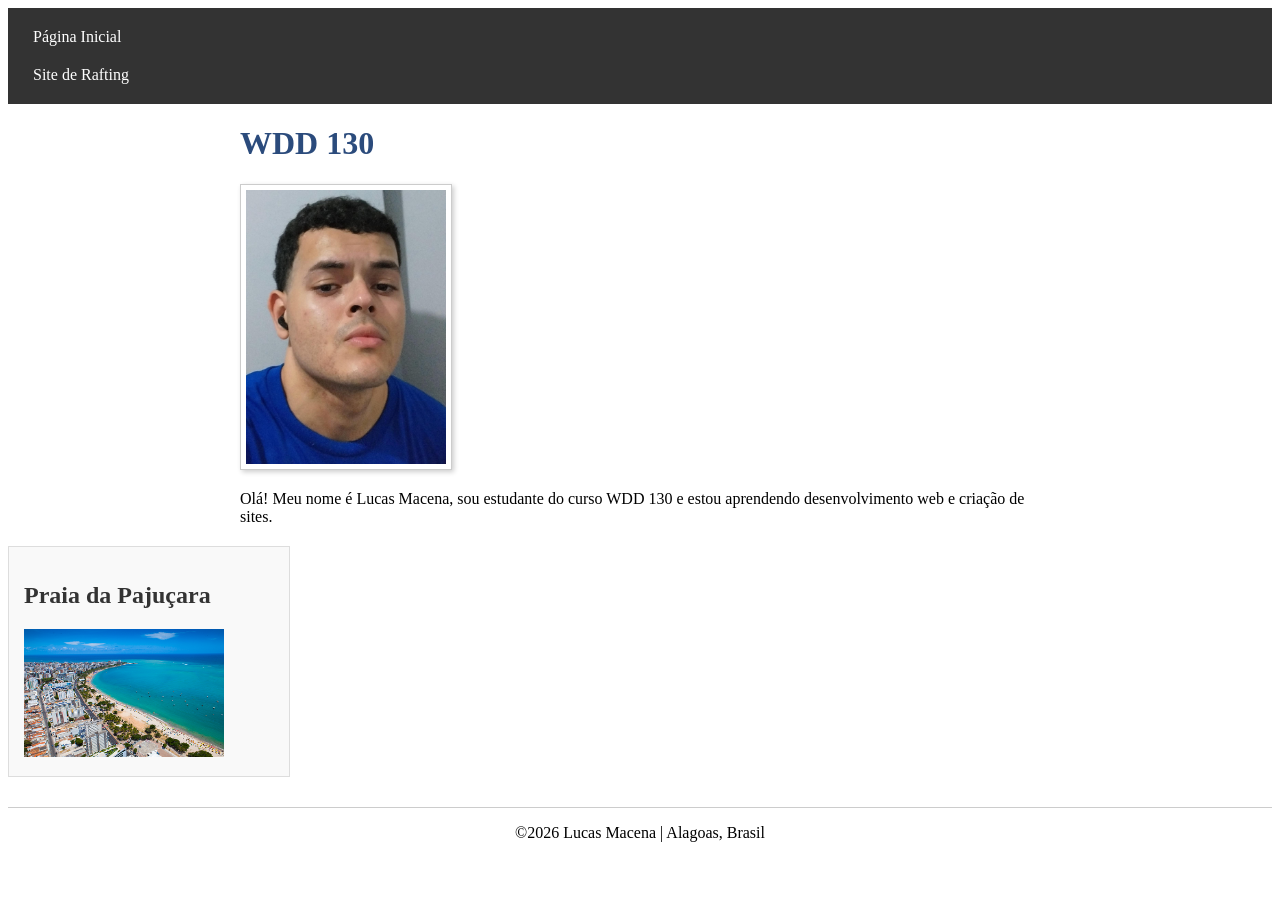
<file: index.html>
<!DOCTYPE html>
<html lang="pt-BR">

<head>
    <meta charset="UTF-8">
    <meta name="viewport" content="width=device-width, initial-scale=1.0">
    <title>WDD 130 | Lucas Macena</title>
    <meta name="description"
      content="Página inicial do curso WDD 130 de Lucas Macena contendo informações do aluno e links para os projetos.">
    <meta name="author" content="Lucas Macena">
    <link rel="stylesheet" href="estilos/estilos.css">
</head>

<body>
    <header>
        <nav>
            <a href="#">Página Inicial</a>
            <a href="wwr/">Site de Rafting</a>
        </nav>
    </header>

    <main>
        <h1>WDD 130</h1>
        <img src="imagens/perfil.jpeg" alt="Foto de perfil de Lucas Macena" width="200">
        <p>Olá! Meu nome é Lucas Macena, sou estudante do curso WDD 130 e estou aprendendo
            desenvolvimento web e criação de sites.</p>
    </main>

    <aside>
        <h2>Praia da Pajuçara</h2>
        <img src="imagens/Praia-de-Pajuçara.jpg" alt="Praia da Pajuçara em Maceió, Alagoas.">
    </aside>

    <footer>
        <p>©2026 Lucas Macena | Alagoas, Brasil</p>
    </footer>
</body>

</html>
</file>
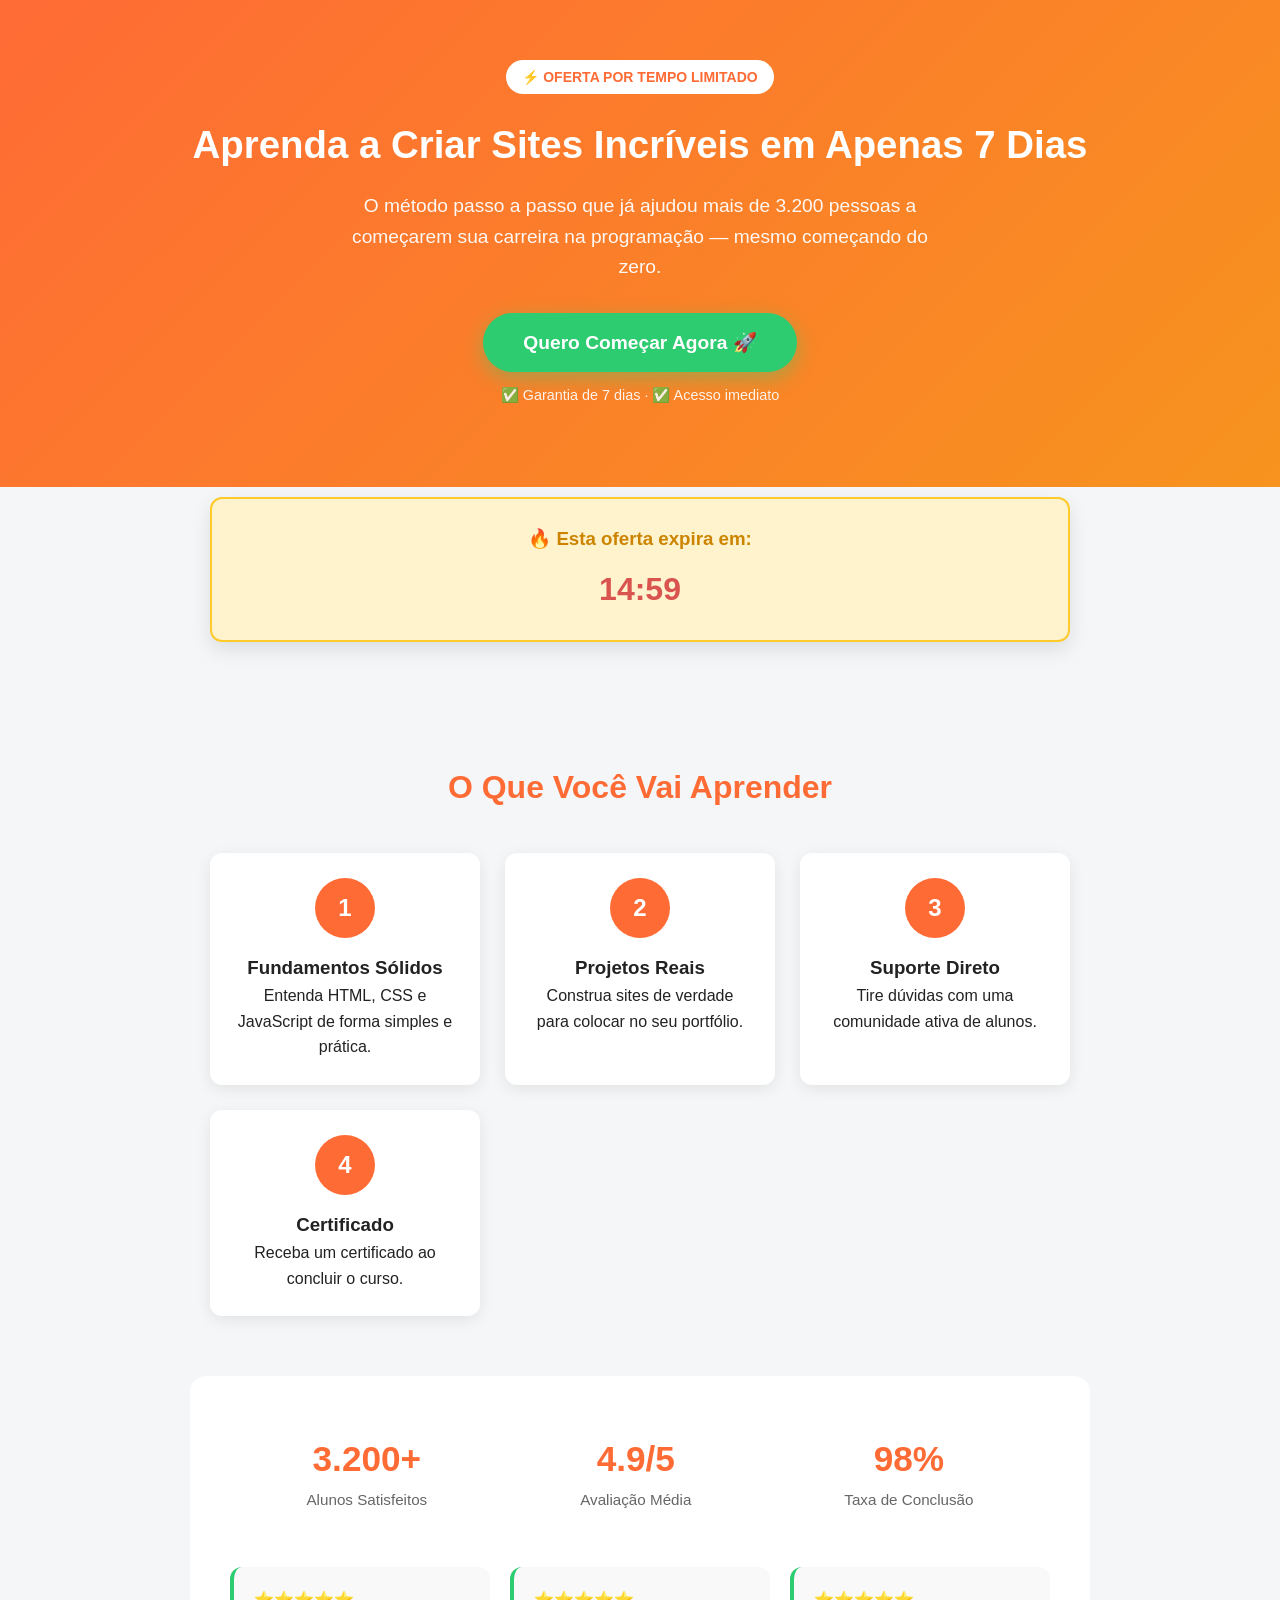
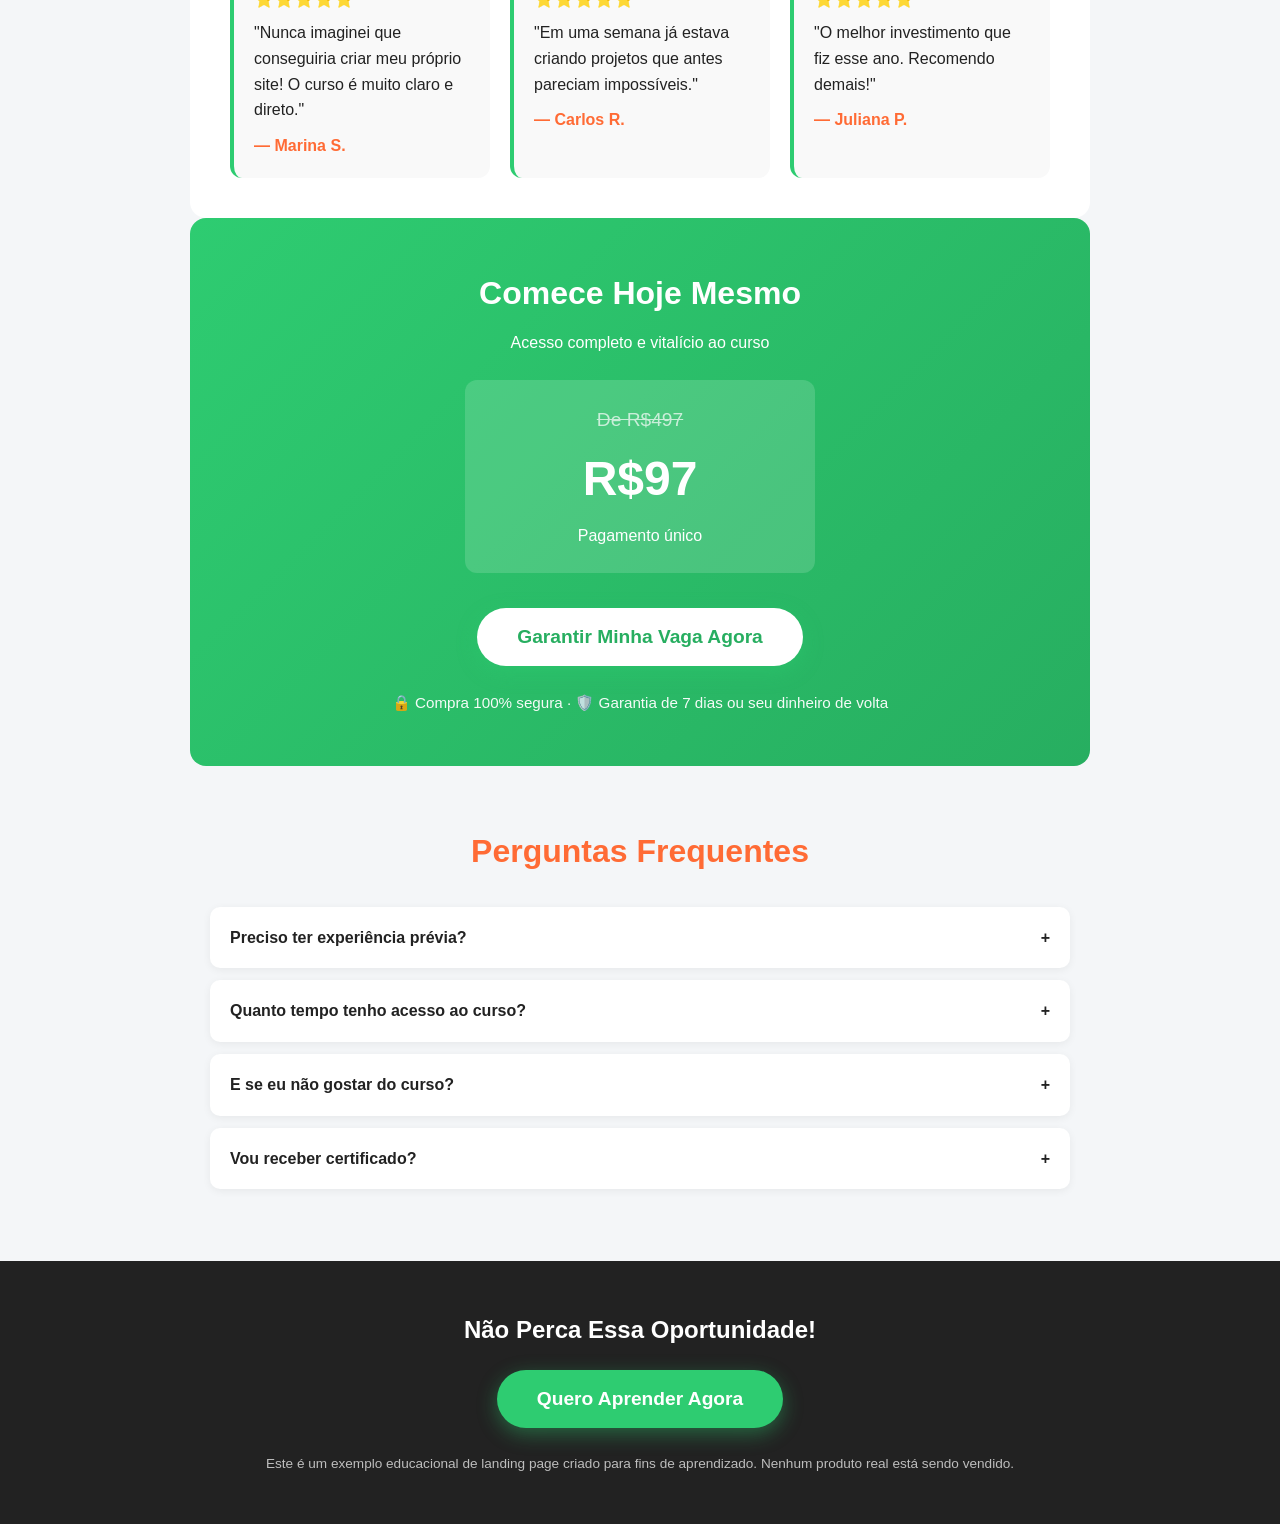
<file: semana01/bruhh.html>
<!-- file: index.html -->
<!DOCTYPE html>
<html lang="pt-BR">

<head>
       <meta charset="UTF-8" />
       <meta name="viewport" content="width=device-width, initial-scale=1.0" />
       <title>SuperCurso - Aprenda Rápido e Fácil</title>
       <style>
              * {
                     margin: 0;
                     padding: 0;
                     box-sizing: border-box;
                     font-family: 'Segoe UI', Arial, sans-serif;
              }

              body {
                     background: #f4f6f8;
                     color: #222;
                     line-height: 1.6;
              }

              /* HEADER */
              header {
                     background: linear-gradient(135deg, #ff6b35, #f7931e);
                     color: white;
                     text-align: center;
                     padding: 60px 20px 80px;
              }

              header .badge {
                     background: #fff;
                     color: #ff6b35;
                     display: inline-block;
                     padding: 6px 16px;
                     border-radius: 20px;
                     font-weight: bold;
                     font-size: 14px;
                     margin-bottom: 20px;
              }

              header h1 {
                     font-size: 2.4em;
                     margin-bottom: 15px;
              }

              header p {
                     font-size: 1.2em;
                     max-width: 600px;
                     margin: 0 auto 30px;
                     opacity: 0.95;
              }

              .cta-btn {
                     background: #2ecc71;
                     color: white;
                     border: none;
                     padding: 18px 40px;
                     font-size: 1.2em;
                     font-weight: bold;
                     border-radius: 50px;
                     cursor: pointer;
                     box-shadow: 0 6px 20px rgba(46, 204, 113, 0.4);
                     transition: transform 0.2s, box-shadow 0.2s;
              }

              .cta-btn:hover {
                     transform: translateY(-3px);
                     box-shadow: 0 10px 25px rgba(46, 204, 113, 0.5);
              }

              .small-note {
                     margin-top: 12px;
                     font-size: 0.9em;
                     opacity: 0.9;
              }

              /* CONTAINER GERAL */
              section {
                     padding: 60px 20px;
                     max-width: 900px;
                     margin: 0 auto;
              }

              /* CONTADOR */
              .timer-box {
                     background: #fff3cd;
                     border: 2px solid #ffca2c;
                     border-radius: 12px;
                     text-align: center;
                     padding: 25px;
                     margin-top: -50px;
                     position: relative;
                     z-index: 2;
                     box-shadow: 0 8px 20px rgba(0, 0, 0, 0.1);
              }

              .timer-box h3 {
                     color: #cc8400;
                     margin-bottom: 10px;
              }

              #countdown {
                     font-size: 2em;
                     font-weight: bold;
                     color: #d9534f;
              }

              /* BENEFÍCIOS */
              .benefits {
                     text-align: center;
              }

              .benefits h2 {
                     font-size: 2em;
                     margin-bottom: 40px;
                     color: #ff6b35;
              }

              .benefit-grid {
                     display: grid;
                     grid-template-columns: repeat(auto-fit, minmax(220px, 1fr));
                     gap: 25px;
              }

              .benefit-card {
                     background: white;
                     border-radius: 12px;
                     padding: 25px;
                     box-shadow: 0 4px 15px rgba(0, 0, 0, 0.08);
                     transition: transform 0.2s;
              }

              .benefit-card:hover {
                     transform: translateY(-5px);
              }

              .benefit-icon {
                     width: 60px;
                     height: 60px;
                     border-radius: 50%;
                     background: #ff6b35;
                     margin: 0 auto 15px;
                     display: flex;
                     align-items: center;
                     justify-content: center;
                     color: white;
                     font-size: 1.5em;
                     font-weight: bold;
              }

              /* PROVA SOCIAL */
              .social-proof {
                     background: white;
                     border-radius: 16px;
                     padding: 40px;
                     text-align: center;
              }

              .stats {
                     display: flex;
                     justify-content: space-around;
                     flex-wrap: wrap;
                     margin-bottom: 40px;
              }

              .stat-item {
                     padding: 15px;
              }

              .stat-number {
                     font-size: 2.2em;
                     font-weight: bold;
                     color: #ff6b35;
              }

              .stat-label {
                     color: #666;
                     font-size: 0.95em;
              }

              .testimonials {
                     display: grid;
                     grid-template-columns: repeat(auto-fit, minmax(250px, 1fr));
                     gap: 20px;
              }

              .testimonial {
                     background: #f9f9f9;
                     border-radius: 12px;
                     padding: 20px;
                     text-align: left;
                     border-left: 4px solid #2ecc71;
              }

              .testimonial .stars {
                     color: #ffca2c;
                     margin-bottom: 8px;
              }

              .testimonial .name {
                     font-weight: bold;
                     margin-top: 10px;
                     color: #ff6b35;
              }

              /* OFERTA */
              .offer {
                     background: linear-gradient(135deg, #2ecc71, #27ae60);
                     color: white;
                     border-radius: 16px;
                     text-align: center;
                     padding: 50px 30px;
              }

              .offer h2 {
                     font-size: 2em;
                     margin-bottom: 10px;
              }

              .price-box {
                     background: rgba(255, 255, 255, 0.15);
                     border-radius: 12px;
                     padding: 25px;
                     margin: 25px auto;
                     max-width: 350px;
              }

              .old-price {
                     text-decoration: line-through;
                     opacity: 0.7;
                     font-size: 1.2em;
              }

              .new-price {
                     font-size: 3em;
                     font-weight: bold;
                     margin: 5px 0;
              }

              .offer .cta-btn {
                     background: white;
                     color: #27ae60;
                     margin-top: 10px;
              }

              .guarantee {
                     margin-top: 25px;
                     font-size: 0.95em;
                     opacity: 0.95;
              }

              /* FAQ */
              .faq h2 {
                     text-align: center;
                     color: #ff6b35;
                     margin-bottom: 30px;
                     font-size: 2em;
              }

              .faq-item {
                     background: white;
                     border-radius: 10px;
                     margin-bottom: 12px;
                     padding: 18px 20px;
                     cursor: pointer;
                     box-shadow: 0 2px 8px rgba(0, 0, 0, 0.06);
              }

              .faq-item .question {
                     font-weight: bold;
                     display: flex;
                     justify-content: space-between;
                     align-items: center;
              }

              .faq-item .answer {
                     margin-top: 10px;
                     display: none;
                     color: #555;
              }

              .faq-item.active .answer {
                     display: block;
              }

              /* FOOTER FINAL CTA */
              footer {
                     background: #222;
                     color: white;
                     text-align: center;
                     padding: 50px 20px;
              }

              footer h2 {
                     margin-bottom: 20px;
              }

              footer p {
                     opacity: 0.7;
                     margin-top: 25px;
                     font-size: 0.85em;
              }
       </style>
</head>

<body>

       <header>
              <div class="badge">⚡ OFERTA POR TEMPO LIMITADO</div>
              <h1>Aprenda a Criar Sites Incríveis em Apenas 7 Dias</h1>
              <p>O método passo a passo que já ajudou mais de 3.200 pessoas a começarem sua carreira
                     na programação — mesmo começando do zero.</p>
              <button class="cta-btn" onclick="scrollToOffer()">Quero Começar Agora 🚀</button>
              <div class="small-note">✅ Garantia de 7 dias · ✅ Acesso imediato</div>
       </header>

       <section>
              <div class="timer-box">
                     <h3>🔥 Esta oferta expira em:</h3>
                     <div id="countdown">15:00</div>
              </div>
       </section>

       <section class="benefits">
              <h2>O Que Você Vai Aprender</h2>
              <div class="benefit-grid">
                     <div class="benefit-card">
                            <div class="benefit-icon">1</div>
                            <h3>Fundamentos Sólidos</h3>
                            <p>Entenda HTML, CSS e JavaScript de forma simples e prática.</p>
                     </div>
                     <div class="benefit-card">
                            <div class="benefit-icon">2</div>
                            <h3>Projetos Reais</h3>
                            <p>Construa sites de verdade para colocar no seu portfólio.</p>
                     </div>
                     <div class="benefit-card">
                            <div class="benefit-icon">3</div>
                            <h3>Suporte Direto</h3>
                            <p>Tire dúvidas com uma comunidade ativa de alunos.</p>
                     </div>
                     <div class="benefit-card">
                            <div class="benefit-icon">4</div>
                            <h3>Certificado</h3>
                            <p>Receba um certificado ao concluir o curso.</p>
                     </div>
              </div>
       </section>

       <section class="social-proof">
              <div class="stats">
                     <div class="stat-item">
                            <div class="stat-number">3.200+</div>
                            <div class="stat-label">Alunos Satisfeitos</div>
                     </div>
                     <div class="stat-item">
                            <div class="stat-number">4.9/5</div>
                            <div class="stat-label">Avaliação Média</div>
                     </div>
                     <div class="stat-item">
                            <div class="stat-number">98%</div>
                            <div class="stat-label">Taxa de Conclusão</div>
                     </div>
              </div>
              <div class="testimonials">
                     <div class="testimonial">
                            <div class="stars">⭐⭐⭐⭐⭐</div>
                            <p>"Nunca imaginei que conseguiria criar meu próprio site! O curso é
                                   muito claro e direto."</p>
                            <div class="name">— Marina S.</div>
                     </div>
                     <div class="testimonial">
                            <div class="stars">⭐⭐⭐⭐⭐</div>
                            <p>"Em uma semana já estava criando projetos que antes pareciam
                                   impossíveis."</p>
                            <div class="name">— Carlos R.</div>
                     </div>
                     <div class="testimonial">
                            <div class="stars">⭐⭐⭐⭐⭐</div>
                            <p>"O melhor investimento que fiz esse ano. Recomendo demais!"</p>
                            <div class="name">— Juliana P.</div>
                     </div>
              </div>
       </section>

       <section class="offer" id="offer">
              <h2>Comece Hoje Mesmo</h2>
              <p>Acesso completo e vitalício ao curso</p>
              <div class="price-box">
                     <div class="old-price">De R$497</div>
                     <div class="new-price">R$97</div>
                     <div>Pagamento único</div>
              </div>
              <button class="cta-btn"
                onclick="alert('Este é apenas um exemplo educacional de landing page! 😊')">Garantir
                     Minha Vaga Agora</button>
              <div class="guarantee">🔒 Compra 100% segura · 🛡️ Garantia de 7 dias ou seu dinheiro
                     de volta</div>
       </section>

       <section class="faq">
              <h2>Perguntas Frequentes</h2>
              <div class="faq-item">
                     <div class="question">Preciso ter experiência prévia? <span>+</span></div>
                     <div class="answer">Não! O curso foi feito para iniciantes, começando do
                            absoluto zero.</div>
              </div>
              <div class="faq-item">
                     <div class="question">Quanto tempo tenho acesso ao curso? <span>+</span></div>
                     <div class="answer">O acesso é vitalício, você pode estudar no seu próprio
                            ritmo.</div>
              </div>
              <div class="faq-item">
                     <div class="question">E se eu não gostar do curso? <span>+</span></div>
                     <div class="answer">Você tem 7 dias de garantia incondicional para pedir
                            reembolso total.</div>
              </div>
              <div class="faq-item">
                     <div class="question">Vou receber certificado? <span>+</span></div>
                     <div class="answer">Sim! Ao concluir todos os módulos, você recebe um
                            certificado digital.</div>
              </div>
       </section>

       <footer>
              <h2>Não Perca Essa Oportunidade!</h2>
              <button class="cta-btn" onclick="scrollToOffer()">Quero Aprender Agora</button>
              <p>Este é um exemplo educacional de landing page criado para fins de aprendizado.
                     Nenhum produto real está sendo vendido.</p>
       </footer>

       <script>
              // Contador regressivo
              let timeLeft = 15 * 60; // 15 minutos em segundos
              const countdownEl = document.getElementById('countdown');

              function updateCountdown() {
                     const minutes = Math.floor(timeLeft / 60);
                     const seconds = timeLeft % 60;
                     countdownEl.textContent =
                            String(minutes).padStart(2, '0') + ':' + String(seconds).padStart(2, '0');
                     if (timeLeft > 0) {
                            timeLeft--;
                     } else {
                            timeLeft = 15 * 60; // reinicia para fins de demonstração
                     }
              }
              setInterval(updateCountdown, 1000);
              updateCountdown();

              // Rolagem suave até a oferta
              function scrollToOffer() {
                     document.getElementById('offer').scrollIntoView({ behavior: 'smooth' });
              }

              // FAQ toggle
              document.querySelectorAll('.faq-item').forEach(item => {
                     item.addEventListener('click', () => {
                            item.classList.toggle('active');
                            const span = item.querySelector('.question span');
                            span.textContent = item.classList.contains('active') ? '−' : '+';
                     });
              });
       </script>

</body>

</html>
</file>
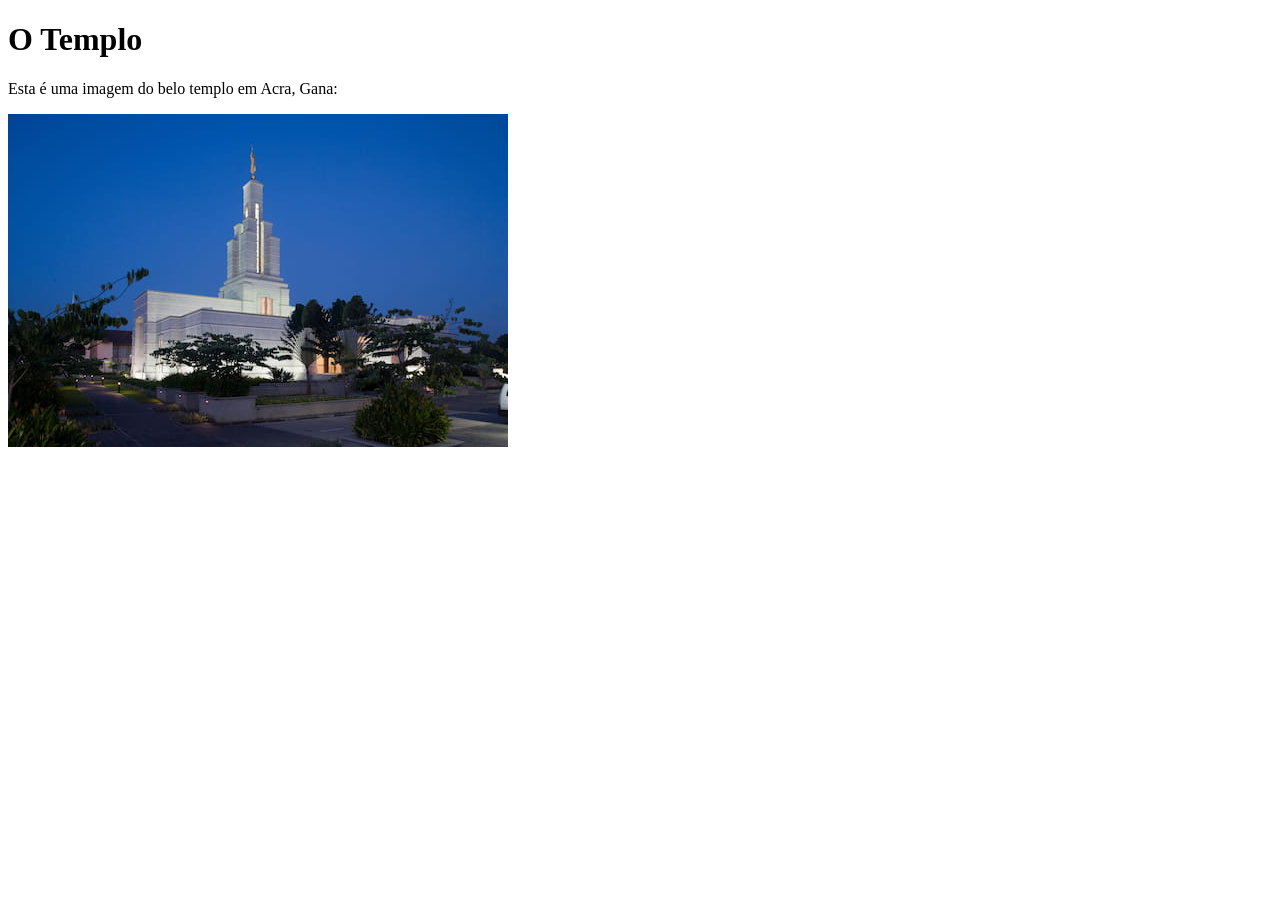
<file: semana01/imagens.html>
<!DOCTYPE html>
<html lang="pt-br">

<head>
    <meta charset="UTF-8">
    <meta name="viewport" content="width=device-width, initial-scale=1.0">
    <title>Imagem do Templo</title>
</head>

<body>
    <h1>O Templo</h1>
    <p>Esta é uma imagem do belo templo em Acra, Gana:</p>
    <img src="imagens/templo-pequeno.jpg" alt="O Templo de Acra, Gana">

</body>

</html>
</file>
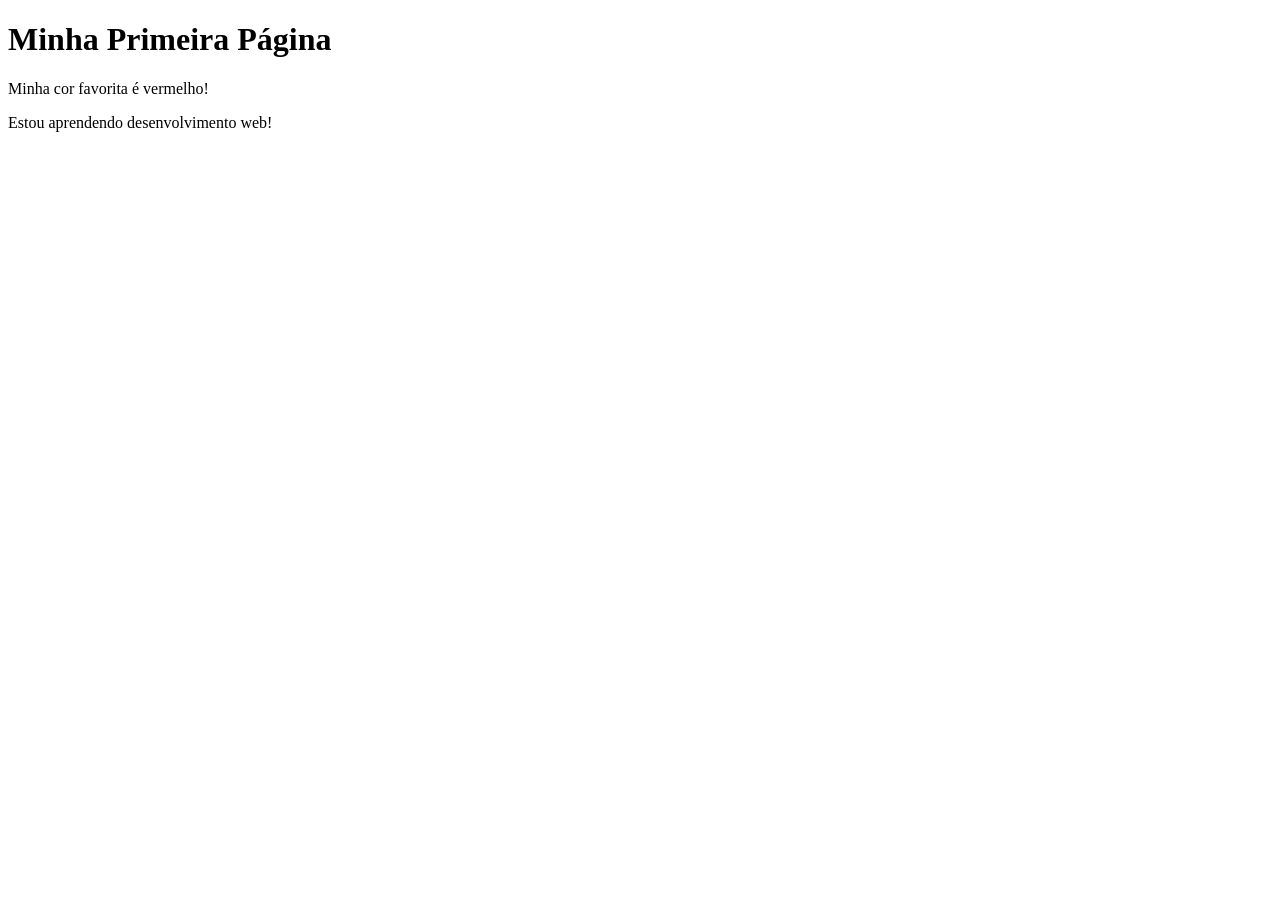
<file: semana01/primeira-pagina.html>
<!DOCTYPE html>
<HTML lang="pt-br">

<head>
  <meta charset="UTF-8">
  <meta name="viewport" content="width=device-width, initial-scale=1.0">
  <title>Minha Primeira Página</title>
</head>

<body>
  <h1>Minha Primeira Página </h1>
  <p>Minha cor favorita é vermelho! </p>
  <p>Estou aprendendo desenvolvimento web! </p>
</body>

</html>
</file>
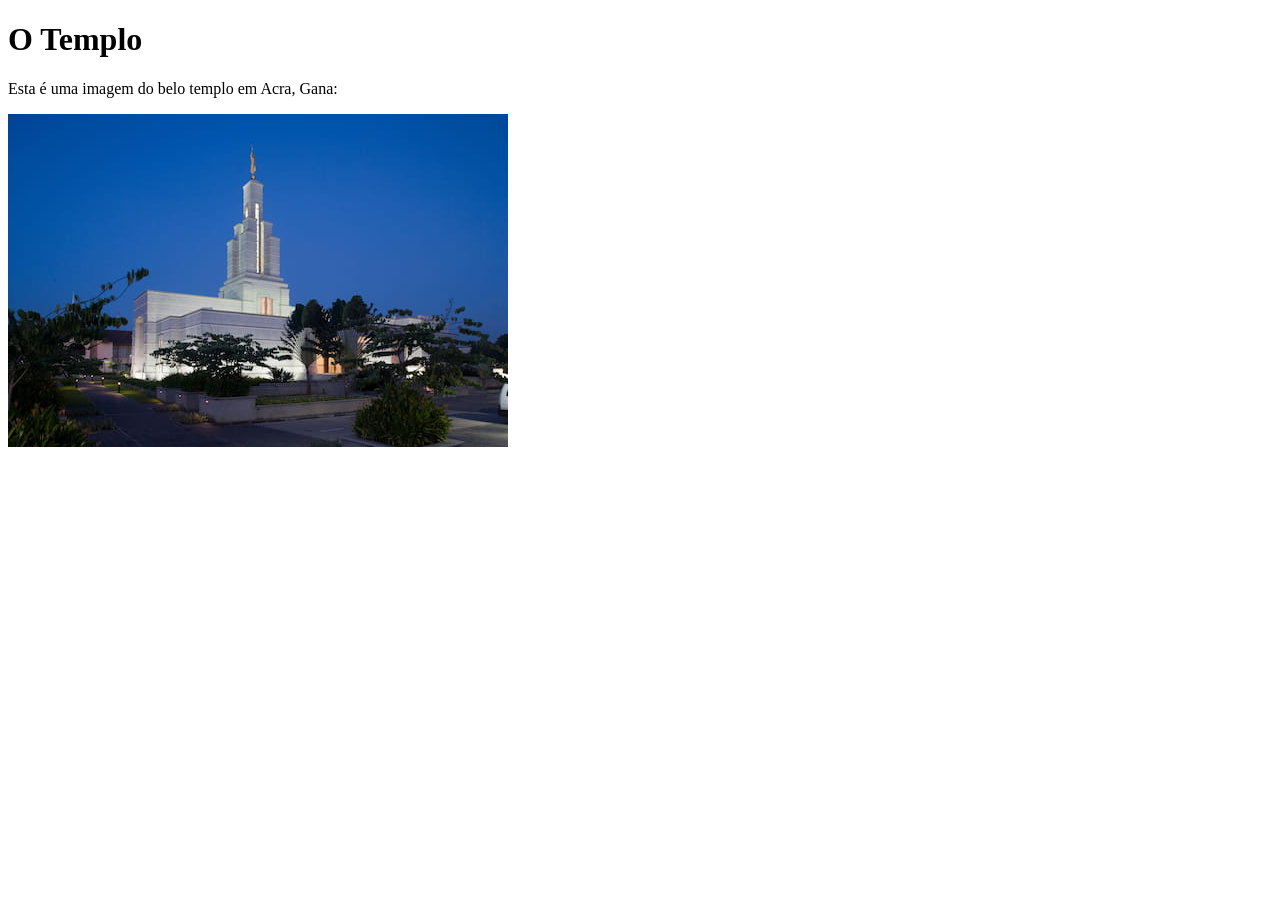
<file: semana01/solucao-imagens.html>
<!DOCTYPE html>
<html lang="pt-br">
<head>
    <meta charset="UTF-8">
    <meta name="viewport" content="width=device-width, initial-scale=1.0">
    <title>Imagem do Templo</title>
</head>
<body>
    <h1>O Templo</h1>
    <p>Esta é uma imagem do belo templo em Acra, Gana:</p>
    <img src="imagens/templo-pequeno.jpg" alt="Templo de Acra, Gana">

</body>
</html>
</file>
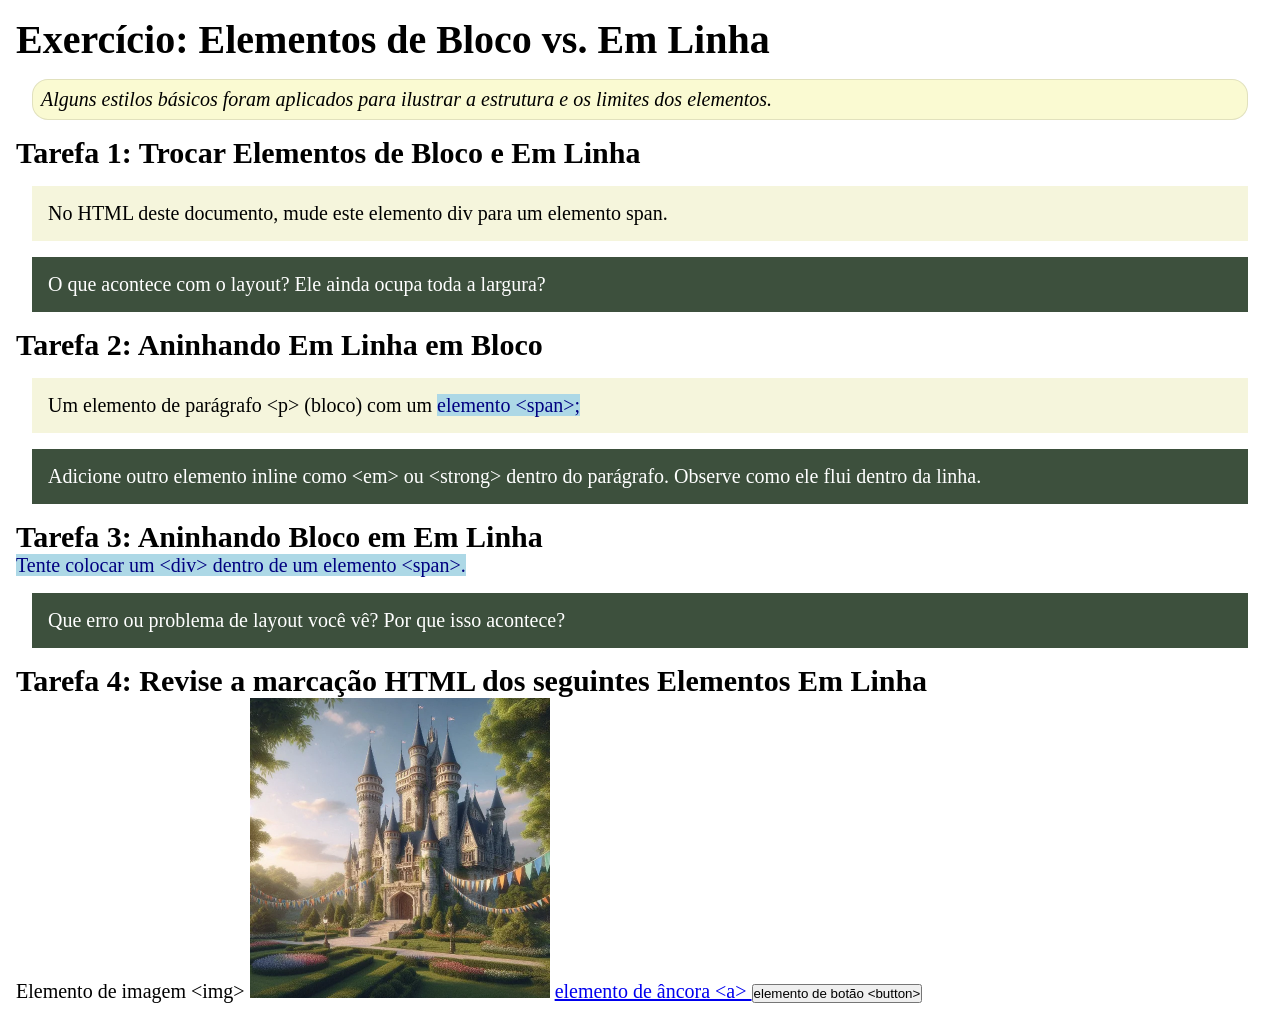
<file: semana02/bloco-vs-inline.html>
<!DOCTYPE html>
<html lang="pt-br">

<head>
    <meta charset="UTF-8">
    <meta name="viewport" content="width=device-width, initial-scale=1.0">
    <title>Exercício: Elementos de Bloco vs. Inline</title>
    <link rel="stylesheet" href="estilos/bloco-vs-inline.css">
</head>

<body>
    <main>
        <h1>Exercício: Elementos de Bloco vs. Em Linha</h1>
        <p class="note">Alguns estilos básicos foram aplicados para ilustrar a estrutura e os limites dos elementos.</p>

        <h2>Tarefa 1: Trocar Elementos de Bloco e Em Linha</h2>
        <div>No HTML deste documento, mude este elemento div para um elemento span.</div>

        <p class="question">O que acontece com o layout? Ele ainda ocupa toda a largura?</p>

        <h2>Tarefa 2: Aninhando Em Linha em Bloco</h2>
        <p>Um elemento de parágrafo &lt;p&gt; (bloco) com um <span>elemento &lt;span&gt;;</span></p>
        <p class="question">Adicione outro elemento inline como &lt;em&gt; ou &lt;strong&gt; dentro do parágrafo.
            Observe como ele flui dentro da linha.</p>

        <h2>Tarefa 3: Aninhando Bloco em Em Linha</h2>
        <span>Tente colocar um &lt;div&gt; dentro de um elemento &lt;span&gt;.</span>
        <p class="question">Que erro ou problema de layout você vê? Por que isso acontece?</p>


        <h2>Tarefa 4: Revise a marcação HTML dos seguintes Elementos Em Linha</h2>
        Elemento de imagem &lt;img&gt;
        <img src="imagens/castelo.webp" alt="imagem (imagens estão em linha)" width="300" height="300">
        <a href="https://churchofjesuschrist.org">elemento de âncora &lt;a&gt; </a>
        <button type="button">elemento de botão &lt;button&gt;</button>
    </main>
</body>

</html>
</file>
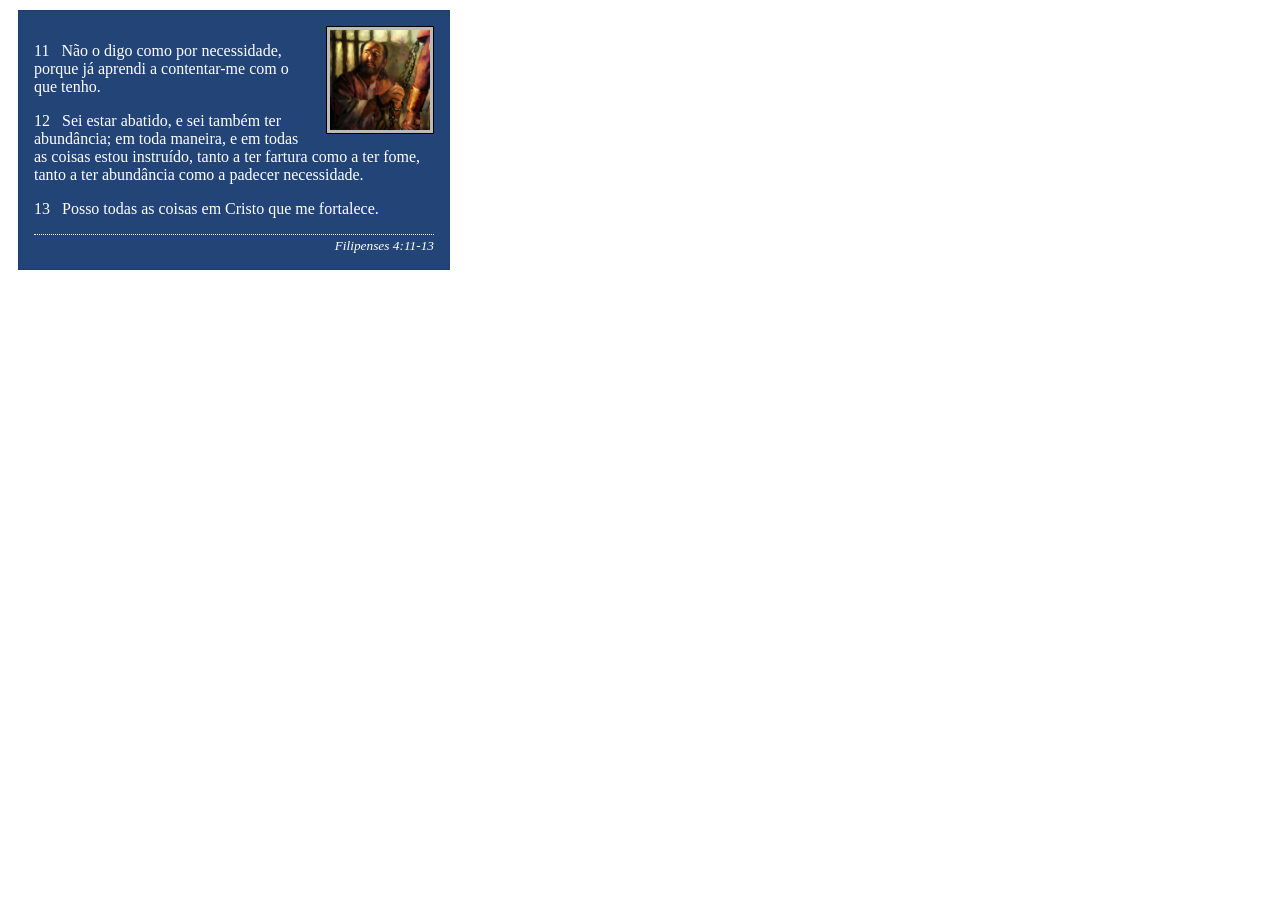
<file: semana02/box-model-solucao.html>
<!DOCTYPE html>
<html lang="pt-br">

<head>
    <meta charset="UTF-8">
    <meta name="viewport" content="width=device-width, initial-scale=1.0">
    <title>Atividade de Box Model</title>
    <link rel="stylesheet" href="estilos/box-model-solucao.css">
</head>

<body>
    <main>
        <div class="callout">
            <img src="imagens/apostolo-paulo-preso.webp" alt="Apóstolo Paulo - Preso em Roma" width="200" height="200">
            <blockquote>
                <p>11 &nbsp; Não o digo como por necessidade, porque já aprendi a contentar-me com o que tenho.</p>
                <p>12 &nbsp; Sei estar abatido, e sei também ter abundância; em toda maneira, e em todas as coisas estou
                    instruído, tanto a ter fartura como a ter fome, tanto a ter abundância como a padecer necessidade.
                </p>
                <p>13 &nbsp; Posso todas as coisas em Cristo que me fortalece.</p>
            </blockquote>
            <cite>Filipenses 4:11-13</cite>
        </div>
    </main>
</body>

</html>
</file>
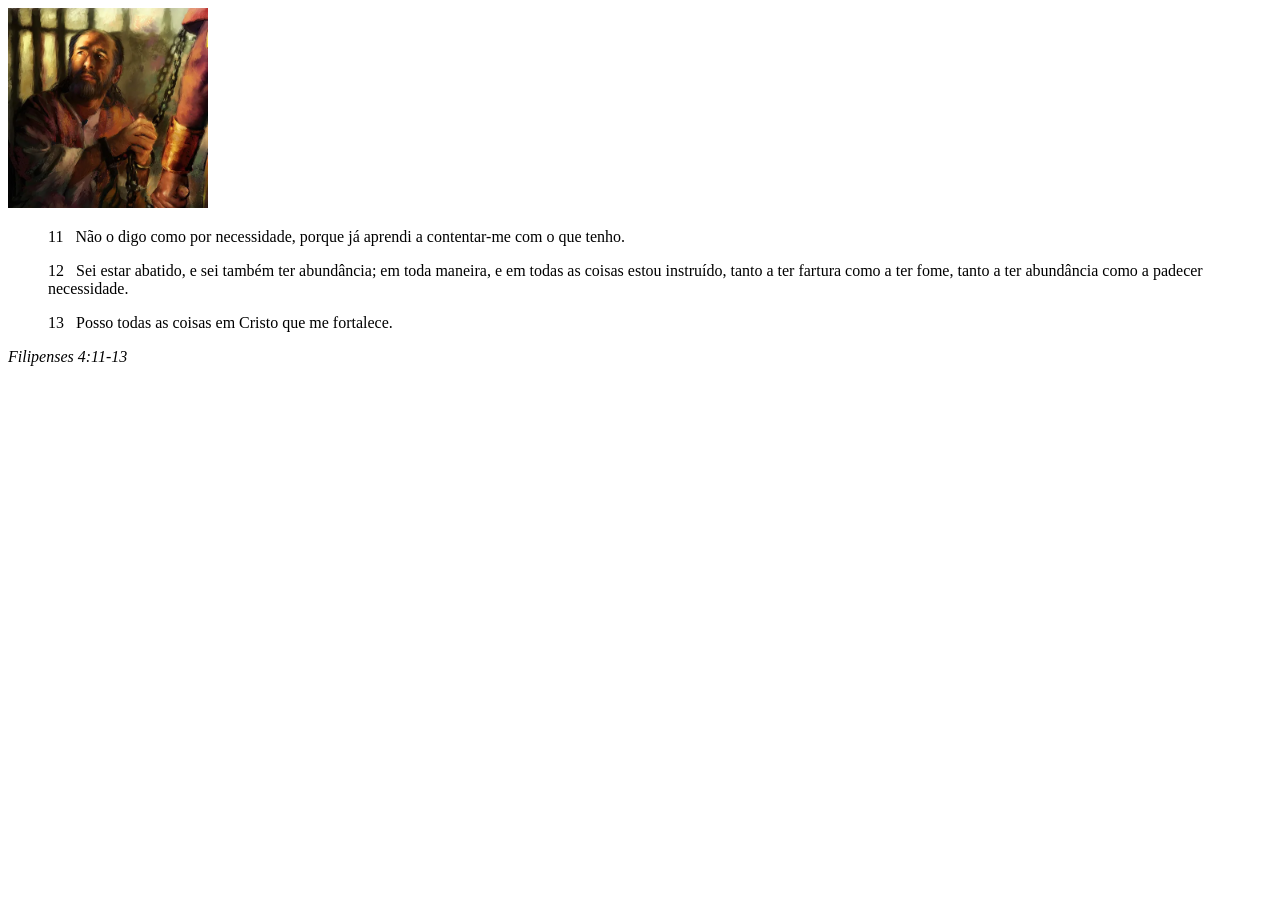
<file: semana02/box-model.html>
<!DOCTYPE html>
<html lang="pt-br">
<head>
    <meta charset="UTF-8">
    <meta name="viewport" content="width=device-width, initial-scale=1.0">
    <title>Atividade de Box Model</title>
</head>
<body>
    <main>
        <div class="callout">
            <img src="imagens/apostolo-paulo-preso.webp" alt="Apóstolo Paulo - Preso em Roma" width="200" height="200">
            <blockquote>
                <p>11 &nbsp; Não o digo como por necessidade, porque já aprendi a contentar-me com o que tenho.</p>
                <p>12 &nbsp; Sei estar abatido, e sei também ter abundância; em toda maneira, e em todas as coisas estou instruído, tanto a ter fartura como a ter fome, tanto a ter abundância como a padecer necessidade.</p>
                <p>13 &nbsp; Posso todas as coisas em Cristo que me fortalece.</p>
            </blockquote>
            <cite>Filipenses 4:11-13</cite>
        </div>
    </main>
</body>
</html>
</file>
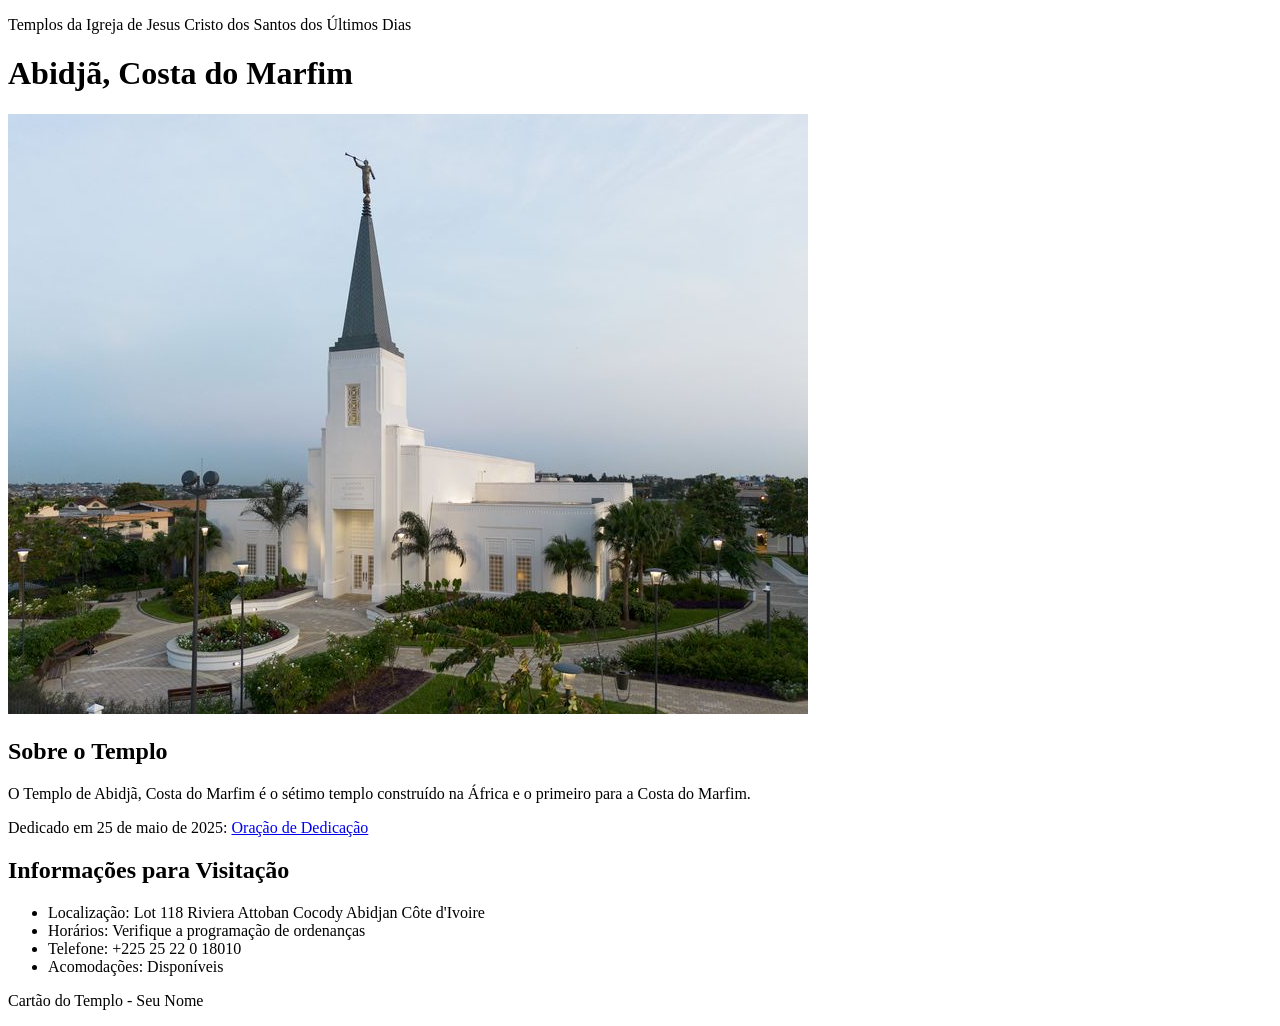
<file: semana02/templo.html>
<!DOCTYPE html>
<html lang="pt-br">

<head>
    <meta charset="UTF-8">
    <meta name="viewport" content="width=device-width, initial-scale=1.0">
    <title>Cartão do Templo - Abidjã, Costa do Marfim</title>
</head>

<body>
    <header>
        <p>Templos da Igreja de Jesus Cristo dos Santos dos Últimos Dias</p>
    </header>
    <main>
        <h1>Abidjã, Costa do Marfim</h1>
        <picture>
            <img src="imagens/abidja-costa-do-marfim.jpeg" alt="Templo de Abidjã, Costa do Marfim">
        </picture>
        <section>
            <h2>Sobre o Templo</h2>
            <p>O Templo de Abidjã, Costa do Marfim é o sétimo templo construído na África e o primeiro para a Costa do Marfim.</p>
            <p>Dedicado em 25 de maio de 2025: <a
                    href="https://www.churchofjesuschrist.org/temples/dedicatory-prayer/abidjan-ivory-coast-temple/2025-05-25?lang=eng"
                    target="_blank" rel="noopener noreferrer">Oração de Dedicação</a></p>
        </section>
        <section>
            <h2>Informações para Visitação</h2>
            <ul>
                <li>Localização: Lot 118 Riviera Attoban Cocody Abidjan Côte d'Ivoire</li>
                <li>Horários: Verifique a programação de ordenanças</li>
                <li>Telefone: +225 25 22 0 18010</li>
                <li>Acomodações: Disponíveis</li>
            </ul>
        </section>
    </main>
    <footer>
        <p>Cartão do Templo - Seu Nome</p>
    </footer>
</body>

</html>
</file>
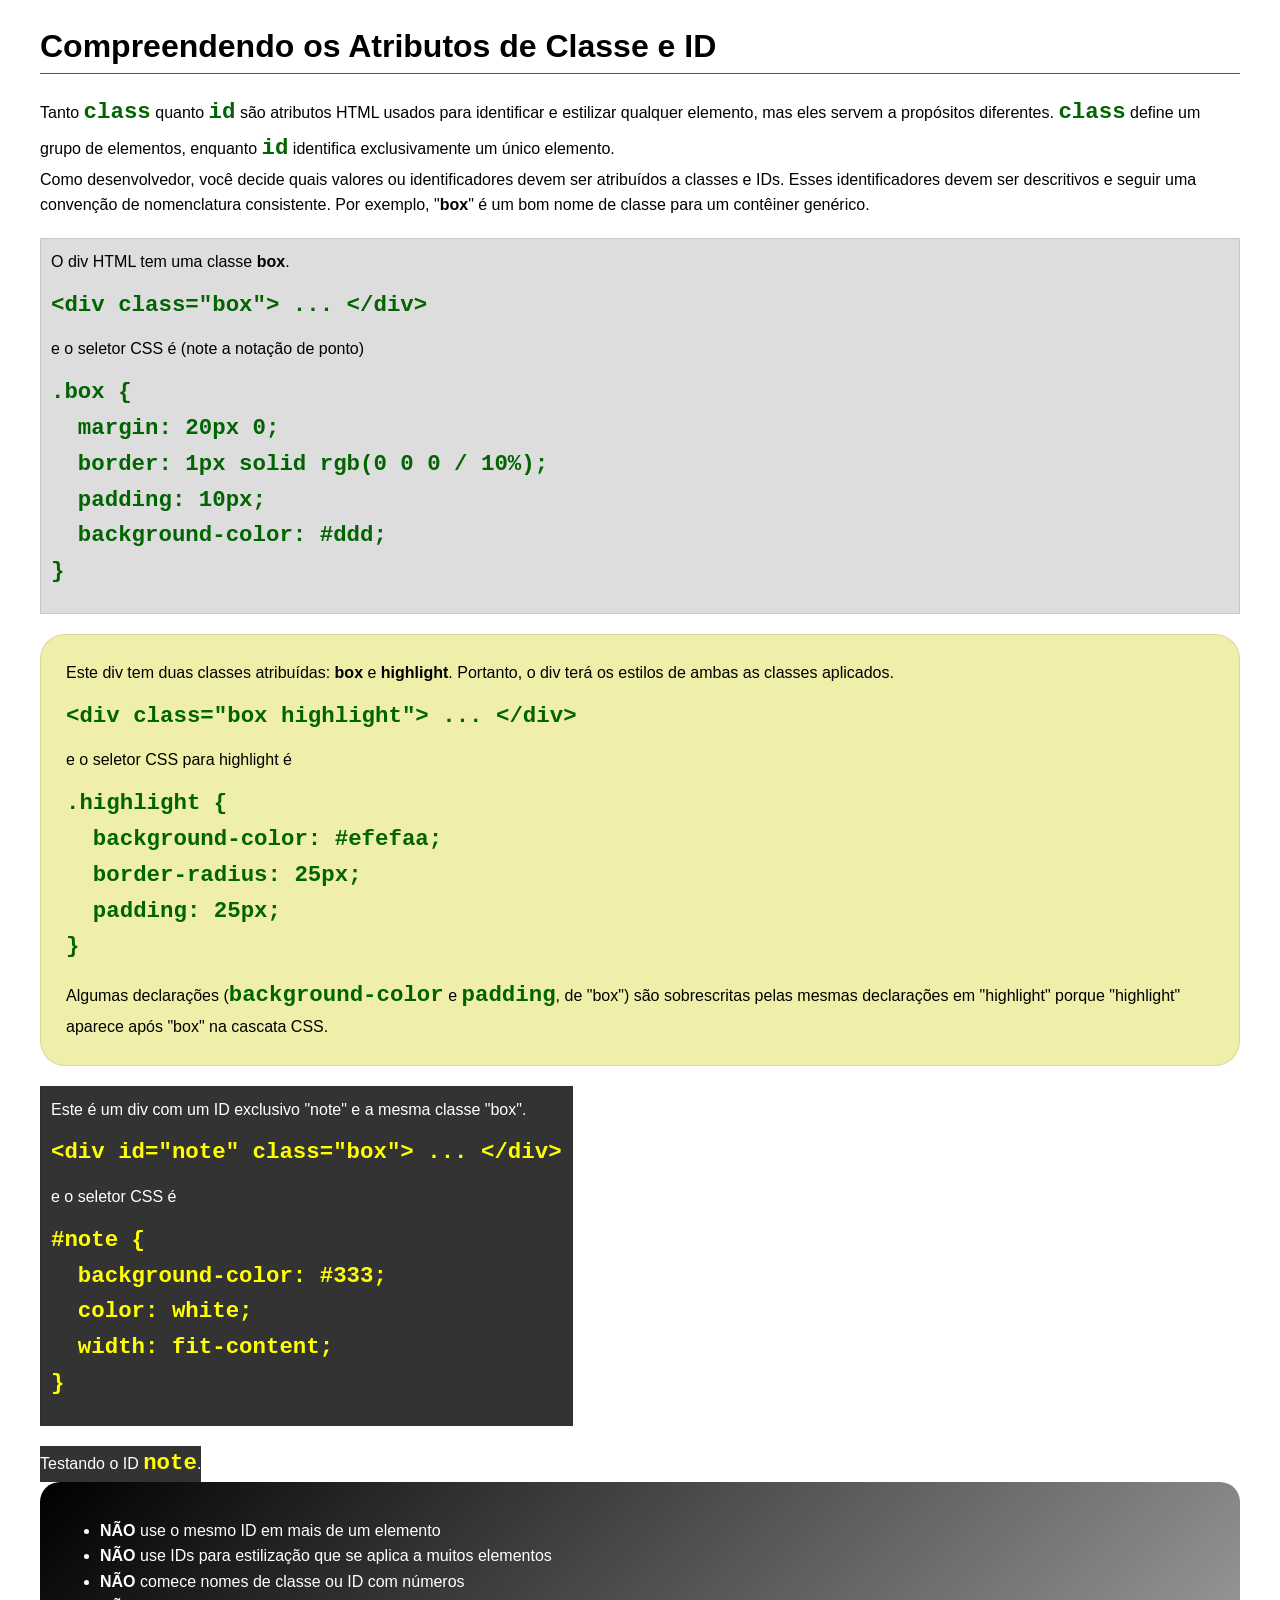
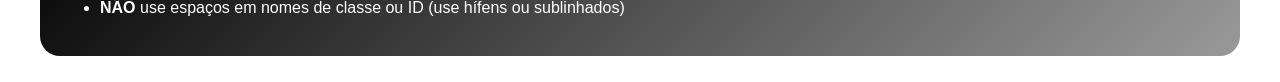
<file: semana03/classe-e-id.html>
<!DOCTYPE html>
<html lang="pt-br">

<head>
    <meta charset="UTF-8">
    <meta name="viewport" content="width=device-width, initial-scale=1.0">
    <title>Atributos de Classe vs ID</title>
    <link rel="stylesheet" href="estilos/classe-e-id.css">
</head>

<body>
    <h1>Compreendendo os Atributos de Classe e ID</h1>
    <p>Tanto <code>class</code> quanto <code>id</code> são atributos HTML usados para identificar e estilizar qualquer
        elemento, mas eles servem a propósitos diferentes. <code>class</code> define um grupo de elementos, enquanto
        <code>id</code> identifica exclusivamente um único elemento.
    </p>
    <p>Como desenvolvedor, você decide quais valores ou identificadores devem ser atribuídos a classes e IDs. Esses
        identificadores devem ser descritivos e seguir uma convenção de nomenclatura consistente. Por exemplo,
        "<strong>box</strong>" é um bom nome de classe para um contêiner genérico.</p>
    <div class="box">
        <p>O div HTML tem uma classe <strong>box</strong>.</p>
        <pre><code class="html">&lt;div class="box"&gt; ... &lt;/div&gt;</code></pre>
        e o seletor CSS é (note a notação de ponto)
        <pre><code class="css">.box {
  margin: 20px 0;
  border: 1px solid rgb(0 0 0 / 10%);
  padding: 10px;
  background-color: #ddd; 
}</code></pre>
    </div>

    <div class="box highlight">
        <p>Este div tem duas classes atribuídas: <strong>box</strong> e <strong>highlight</strong>. Portanto, o div terá
            os estilos de ambas as classes aplicados.</p>
        <pre><code class="html">&lt;div class="box highlight"&gt; ... &lt;/div&gt;</code></pre>
        e o seletor CSS para highlight é
        <pre><code class="css">.highlight {
  background-color: #efefaa;
  border-radius: 25px;
  padding: 25px;
}</code></pre>
        <p>Algumas declarações (<code>background-color</code> e <code>padding</code>, de "box") são sobrescritas pelas
            mesmas declarações em "highlight" porque "highlight" aparece após "box" na cascata CSS.</p>
    </div>

    <div id="note" class="box">
        <p>Este é um div com um ID exclusivo "note" e a mesma classe "box".</p>
        <pre><code class="html">&lt;div id="note" class="box"&gt; ... &lt;/div&gt;</code></pre>
        e o seletor CSS é
        <pre><code class="css">#note {
  background-color: #333;
  color: white;
  width: fit-content;
}</code></pre>
    </div>

    <div id="note">
        <p>Testando o ID <code>note</code>.</p>
    </div>

    <section id="melhor-pratica">
        <ul>
            <li><strong>NÃO</strong> use o mesmo ID em mais de um elemento</li>
            <li><strong>NÃO</strong> use IDs para estilização que se aplica a muitos elementos</li>
            <li><strong>NÃO</strong> comece nomes de classe ou ID com números</li>
            <li><strong>NÃO</strong> use espaços em nomes de classe ou ID (use hífens ou sublinhados)</li>
        </ul>
    </section>

    <br>

</body>

</html>
</file>
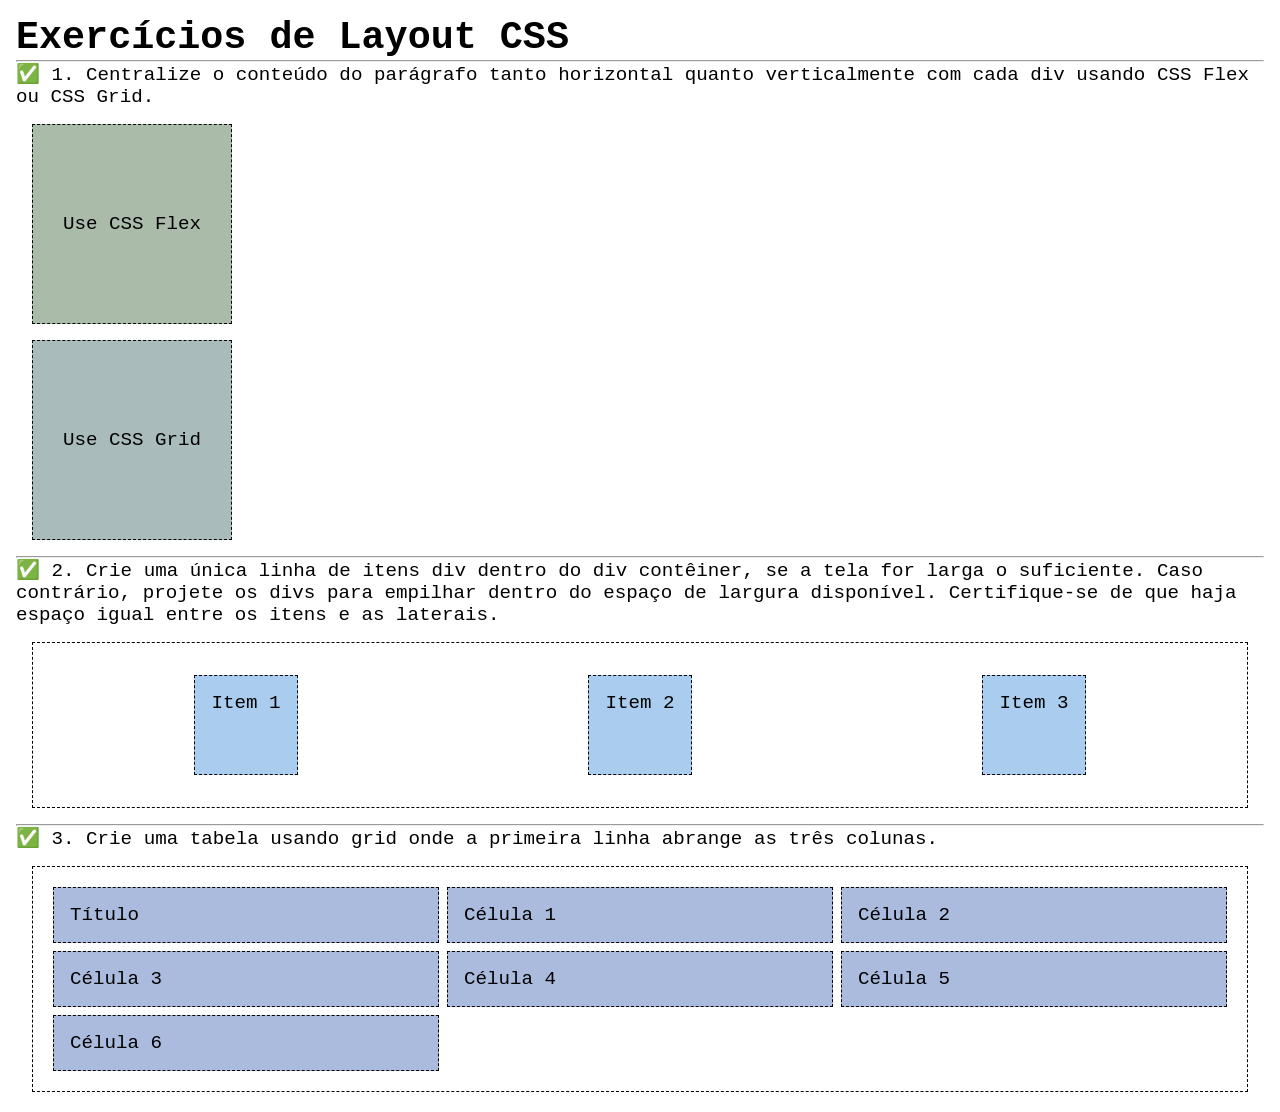
<file: semana04/exercicios-layout.html>
<!DOCTYPE html>
<html lang="pt-br">

<head>
    <meta charset="UTF-8">
    <meta name="viewport" content="width=device-width, initial-scale=1.0">
    <title>Exercícios de Layout CSS</title>
    <link rel="stylesheet" href="estilos/solucoes-dos-exercicios-de-layout.css">
</head>

<body>
    <main>
        <h1>Exercícios de Layout CSS</h1>
        <hr>
        <p>✅ 1. Centralize o conteúdo do parágrafo tanto horizontal quanto verticalmente com cada div usando CSS Flex ou
            CSS Grid.
        </p>
        <div class="one flex">
            <p>Use CSS Flex</p>
        </div>
        <div class="one grid">
            <p>Use CSS Grid</p>
        </div>
        <hr>
        <p>✅ 2. Crie uma única linha de itens div dentro do div contêiner, se a tela for larga o suficiente. Caso
            contrário, projete os
            divs para empilhar dentro do espaço de largura disponível. Certifique-se de que haja espaço igual entre os
            itens e as laterais.</p>
        <div class="container2">
            <div class="dois">
                <p>Item 1</p>
            </div>
            <div class="dois">
                <p>Item 2</p>
            </div>
            <div class="dois">
                <p>Item 3</p>
            </div>
        </div>
        <hr>
        <p>✅ 3. Crie uma tabela usando grid onde a primeira linha abrange as três colunas. </p>
        <div class="container3">
            <div class="tres colunas-3">
                <p>Título</p>
            </div>
            <div class="tres">
                <p>Célula 1</p>
            </div>
            <div class="tres">
                <p>Célula 2</p>
            </div>
            <div class="tres">
                <p>Célula 3</p>
            </div>
            <div class="tres">
                <p>Célula 4</p>
            </div>
            <div class="tres">
                <p>Célula 5</p>
            </div>
            <div class="tres">
                <p>Célula 6</p>
            </div>

        </div>
    </main>
</body>

</html>
</file>
<file: estilos/estilos.css>
nav {
       background-color: #333333;
       padding: 10px;
}

nav a {
       color: #ffffff;
       padding: 10px 15px;
       display: block;
       text-decoration: none;
}

main {
       max-width: 800px;
       margin: 0 auto;
}

h1 {
       color: #2b4b7c;
}

main img {
       width: 200px;
       height: auto;
       border: 1px solid #ccc;
       padding: 5px;
       box-shadow: 2px 2px 5px rgba(0, 0, 0, 0.2);
}

aside {
       width: 250px;
       margin: 20px 0;
       border: 1px solid #ddd;
       padding: 15px;
       background-color: #f9f9f9;
       color: #333333;
}

aside img {
       width: 200px;
       height: auto;
}

p {
       padding: 0;
}

footer {
       margin-top: 30px;
       border-top: 1px solid #cccccc;
       text-align: center;
}
</file>
<file: semana02/estilos/bloco-vs-inline.css>
* {
    margin: 0;
    padding: 0;
}

body {
    font-size: 20px;
    margin: 1rem;
}

p,
div {
    background-color: beige;
    margin: 1rem;
    padding: 1rem;
}

span {
    color: navy;
    background-color: lightblue;
}

code {
    margin: 0;
    padding: 0;
    color: green;
    font-size: 1.2rem;
}

.note {
    font-style: italic;
    background-color: lightgoldenrodyellow;
    border-radius: 1rem;
    border: 1px solid rgb(0 0 0 / 10%);
    margin: 1rem;
    padding: .5rem;
}

.question {
    background-color: #3d503d;
    color: #fff;
}
</file>
<file: semana02/estilos/box-model-solucao.css>
.callout {
    max-width: 400px;
    margin: 10px;
    border: 1px solid rgba(0, 0, 0, .1);
    padding: 15px;
    background-color: #247;
    color: #fff;
}

.callout img {
    float: right;
    margin: 0 0 10px 15px;
    border: 1px solid #000;
    padding: 3px;
    background-color: #bbb;
    width: 100px;
    height: auto;

}

blockquote {
    margin: 0;
}

cite {
    display: block;
    border-top: 1px dotted #fff;
    padding-top: 3px;
    text-align: right;
    font-size: smaller;
}
</file>
<file: semana03/estilos/classe-e-id.css>
body {
    font-family: Arial, sans-serif;
    line-height: 1.6;
    margin: 0;
    padding: 0 40px;
}

h1 {
    border-bottom: 1px solid rgb(0 110 182);
    padding-bottom: 0;
}



p {
    margin: 0;
}

code {
    color: darkgreen;
    font-weight: 700;
    font-size: 1.4rem;
}

/* Class exemplos - podem ser reutilizados */

.box {
    margin: 20px 0;
    border: 1px solid rgb(0 0 0 / 10%);
    padding: 10px;
    background-color: #ddd; /* essa é a abreviação para #dddddd */
}

.highlight {
    background-color: #efefaa;
    border-radius: 25px;
    padding: 25px;
}

/* ID exemplos - devem ser únicos */

#note {
    background-color: #333;
    color: white;
    width: fit-content;
}

#note code {
    color: yellow;
}

#melhor-pratica {
    background: linear-gradient(135deg, #000 0%, #999 100%);
    color: white;
    border-radius: 20px;
    padding: 20px
}
</file>
<file: semana04/estilos/solucoes-dos-exercicios-de-layout.css>
* {
    margin: 0;
    padding: 0;
    box-sizing: border-box;
}

body {
    margin: 1rem;
    font-family: monospace;
    font-size: 1.2rem;
}

div {
    margin: 1rem;
    border: 1px dashed;
    padding: 1rem;
}

.one {
    width: 200px;
    height: 200px;
}

.flex {
    background-color: #aba;
    display: flex;
    justify-content: center;
    align-items: center;
}

.grid {
    background-color: #abb;
    display: grid;
    place-items: center;
}

.container2 {
    display: flex;
    flex-wrap: wrap;
    justify-content: space-around;
}

.dois {
    background-color: #ace;
    height: 100px;
}

.container3 {
    display: grid;
    grid-template-columns: repeat(3, 1fr);
}

.columns-3 {
    grid-column: span 3;}

.tres {
    margin: .25rem;
    background-color: #abd;
}
</file>
